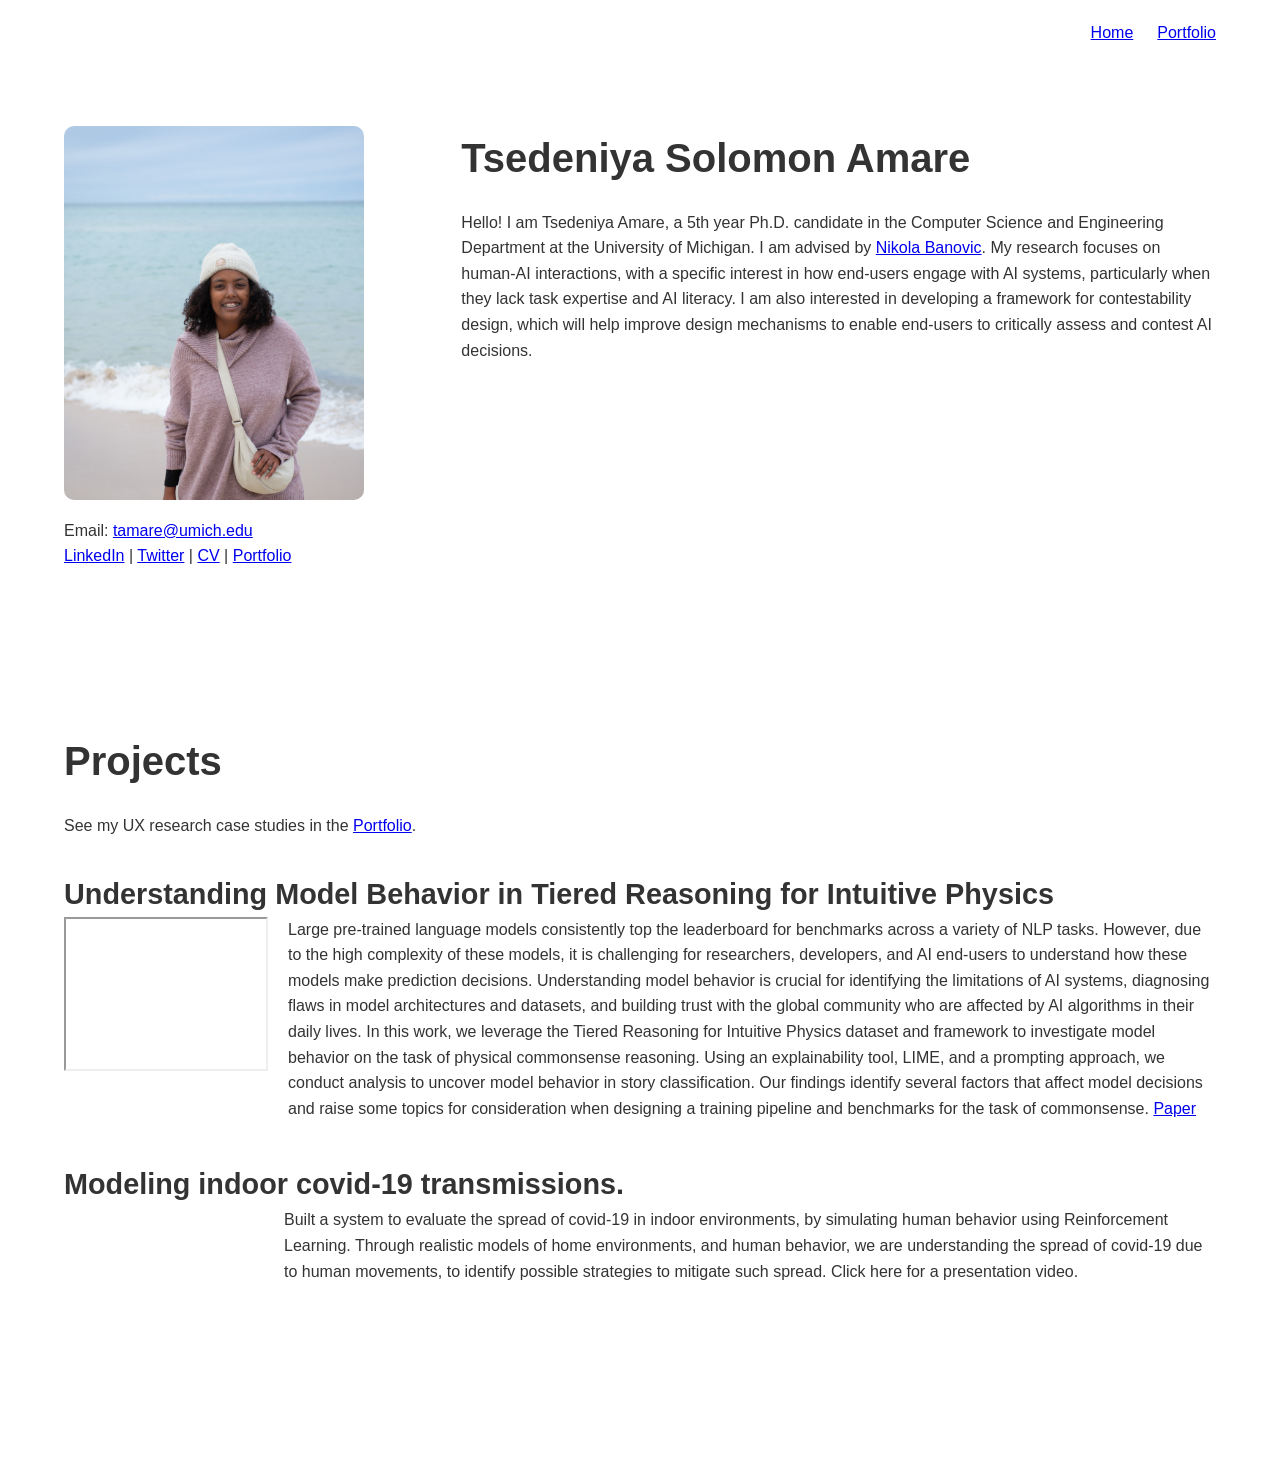
<file: index.html>
<!DOCTYPE html>
<html lang="en">
<head>
    <meta charset="UTF-8">
    <meta name="viewport" content="width=device-width, initial-scale=1.0">
    <title>Tsedeniya</title>
    <link rel="stylesheet" href="styles.css">
</head>
<body>
    <nav style="max-width:1200px;width:90%;margin:0 auto;padding:20px 20px 0;display:flex;gap:24px;justify-content:flex-end">
        <a href="index.html">Home</a>
        <a href="portfolio.html">Portfolio</a>
    </nav>
    <section id="about" class="about-section">
        <div class="container about-container">
            <div class="about-image">
                <img src="image.jpg" alt="Headshot" class="headshot">
                <div class="contact-info">
                    <p>Email: <a href="mailto:tamare@umich.edu">tamare@umich.edu</a></p>
                    <p>
                        <a href="https://www.linkedin.com/in/tsedeniya-amare-85523a160/" target="_blank">LinkedIn</a> | 
                        <a href="https://twitter.com/intent/tweet?screen_name=tsedeniya_amare&ref_src=twsrc%5Etfw" target="_blank">Twitter</a> | 
                        <a href="Tsedeniya_Amare.pdf" target="_blank">CV</a> | 
                        <a href="portfolio.html">Portfolio</a>
                    </p>
                </div>
            </div>
            <div class="about-content">
                <h2>Tsedeniya Solomon Amare</h2>
                <div class="about-text">
                    <p>Hello! I am Tsedeniya Amare, a 5th year Ph.D. candidate in the Computer Science and Engineering Department at the University of Michigan. I am advised by <a href="http://www.nikolabanovic.net/"> Nikola Banovic</a>.
                        My research focuses on human-AI interactions, with a specific interest in how end-users engage with AI systems, particularly when they lack task expertise and AI literacy. I am also interested in developing a framework for contestability design, which will help improve design mechanisms to enable end-users to critically assess and contest AI decisions.
                        </p>
                </div>
            </div>
        </div>
    </section>

    <section id="services" class="services-section">
        <div class="container">
            <h2>Projects</h2>
            <p style="margin-bottom:32px">See my UX research case studies in the <a href="portfolio.html">Portfolio</a>.</p>
        
            <div class="service">
                <h3>Understanding Model Behavior in Tiered Reasoning for Intuitive Physics</h3>
                <div class="content-wrapper">
                    <div class="paper-video">
                        
                        <iframe src="https://sled.eecs.umich.edu/media/eecs595_fa22/29_Amare_Nwatu.pdf" width="200" height="150"></iframe>
                    </div>
                    <p>Large pre-trained language models consistently top the leaderboard for benchmarks across a variety of NLP tasks. However, due to the high complexity of these models, it is challenging for researchers, developers, and AI end-users to understand how these models make prediction decisions. Understanding model behavior is crucial for identifying the limitations of AI systems, diagnosing flaws in model architectures and datasets, and building trust with the global community who are affected by AI algorithms in their daily lives. In this work, we leverage the Tiered Reasoning for Intuitive Physics dataset and framework to investigate model behavior on the task of physical commonsense reasoning. Using an explainability tool, LIME, and a prompting approach, we conduct analysis to uncover model behavior in story classification. 
                        Our findings identify several factors that affect model decisions and raise some topics for consideration when designing a training pipeline and benchmarks for the task of commonsense. <a href="https://sled.eecs.umich.edu/media/eecs595_fa22/29_Amare_Nwatu.pdf" target="_blank">Paper</a></p>
                </div>
            </div>

            <div class="service">
                <h3>Modeling indoor covid-19 transmissions.</h3>
                <div class="content-wrapper">
                    <div class="paper-video">
                        <iframe width="200" height="150" src="https://www.youtube.com/embed/5PvS7JiXZi4?si=F86fQIWMP1bm_r3p" frameborder="0" allowfullscreen></iframe>
                       
                    </div>
                    <p>Built a system to evaluate the spread of covid-19 in indoor environments, by simulating human behavior using Reinforcement Learning. Through realistic models of home environments, and human behavior, we are understanding the spread of covid-19 due to human movements, to identify possible strategies to mitigate such spread. Click here for a presentation video.</p>
                </div>
            </div>
        </div>
    </section>
</file>
<file: styles.css>
/* Reset some default browser styles */
body, h1, h2, h3, p, ul, li, a, input, textarea, button {
    margin: 0;
    padding: 0;
    box-sizing: border-box;
}

/* Basic styles */
body {
    font-family: Arial, sans-serif;
    line-height: 1.6;
    color: #333;
}

.container {
    width: 90%;
    max-width: 1200px;
    margin: 0 auto;
    padding: 20px;
}

/* Header styles */
header {
    background-color: #333;
    color: #fff;
    padding: 20px 0;
}

header .logo {
    font-size: 2em;
    margin-bottom: 10px;
}

header nav ul {
    list-style: none;
    display: flex;
    gap: 20px;
}

header nav ul li a {
    color: #fff;
    text-decoration: none;
    padding: 5px 10px;
}

/* Hero section styles */
.hero-section h2 {
    font-size: 3em;
}

.hero-section p {
    font-size: 1.2em;
    margin: 20px 0;
}

.cta-btn {
    display: inline-block;
    padding: 10px 20px;
    background: #f90;
    color: #fff;
    text-decoration: none;
    border-radius: 5px;
}

/* About section styles */
.about-section, .services-section, .contact-section {
    padding: 60px 0;
    text-align: center;
}

.about-section h2, .services-section h2, .contact-section h2 {
    margin-bottom: 20px;
    font-size: 2.5em;
}

.about-container {
    display: flex;
    align-items: flex-start;
    justify-content: space-between;
}

.about-content {
    flex: 2;
    text-align: left;
    margin-left: 20px;
}

.about-image {
    flex: 1;
    text-align: left;
}

.headshot {
    width: 300px;
    height: auto;
    border-radius: 10px;
}

.contact-info {
    text-align: left;
    margin-top: 10px;
}

.about-text p {
    margin: 0;
}

/* Services section styles */
.services-section {
    text-align: left;
}

.service {
    margin-bottom: 40px;
}

.service h3 {
    font-size: 1.8em;
}

.content-wrapper {
    display: flex;
    align-items: flex-start;
}

.paper-video {
    display: flex;
    flex-direction: column;
    gap: 10px;
    margin-right: 20px;
}

.service p {
    flex: 1;
}

/* Contact section styles */
form {
    width: 100%;
    max-width: 600px;
    margin: 0 auto;
    text-align: left;
}

form label {
    display: block;
    margin-bottom: 5px;
}

form input, form textarea {
    width: 100%;
    padding: 10px;
    margin-bottom: 20px;
    border: 1px solid #ccc;
    border-radius: 5px;
}

form button {
    padding: 10px 20px;
    background: #333;
    color: #fff;
    border: none;
    border-radius: 5px;
    cursor: pointer;
}

/* Footer styles */
footer {
    background: #333;
    color: #fff;
    text-align: center;
    padding: 20px 0;
}
</file>
